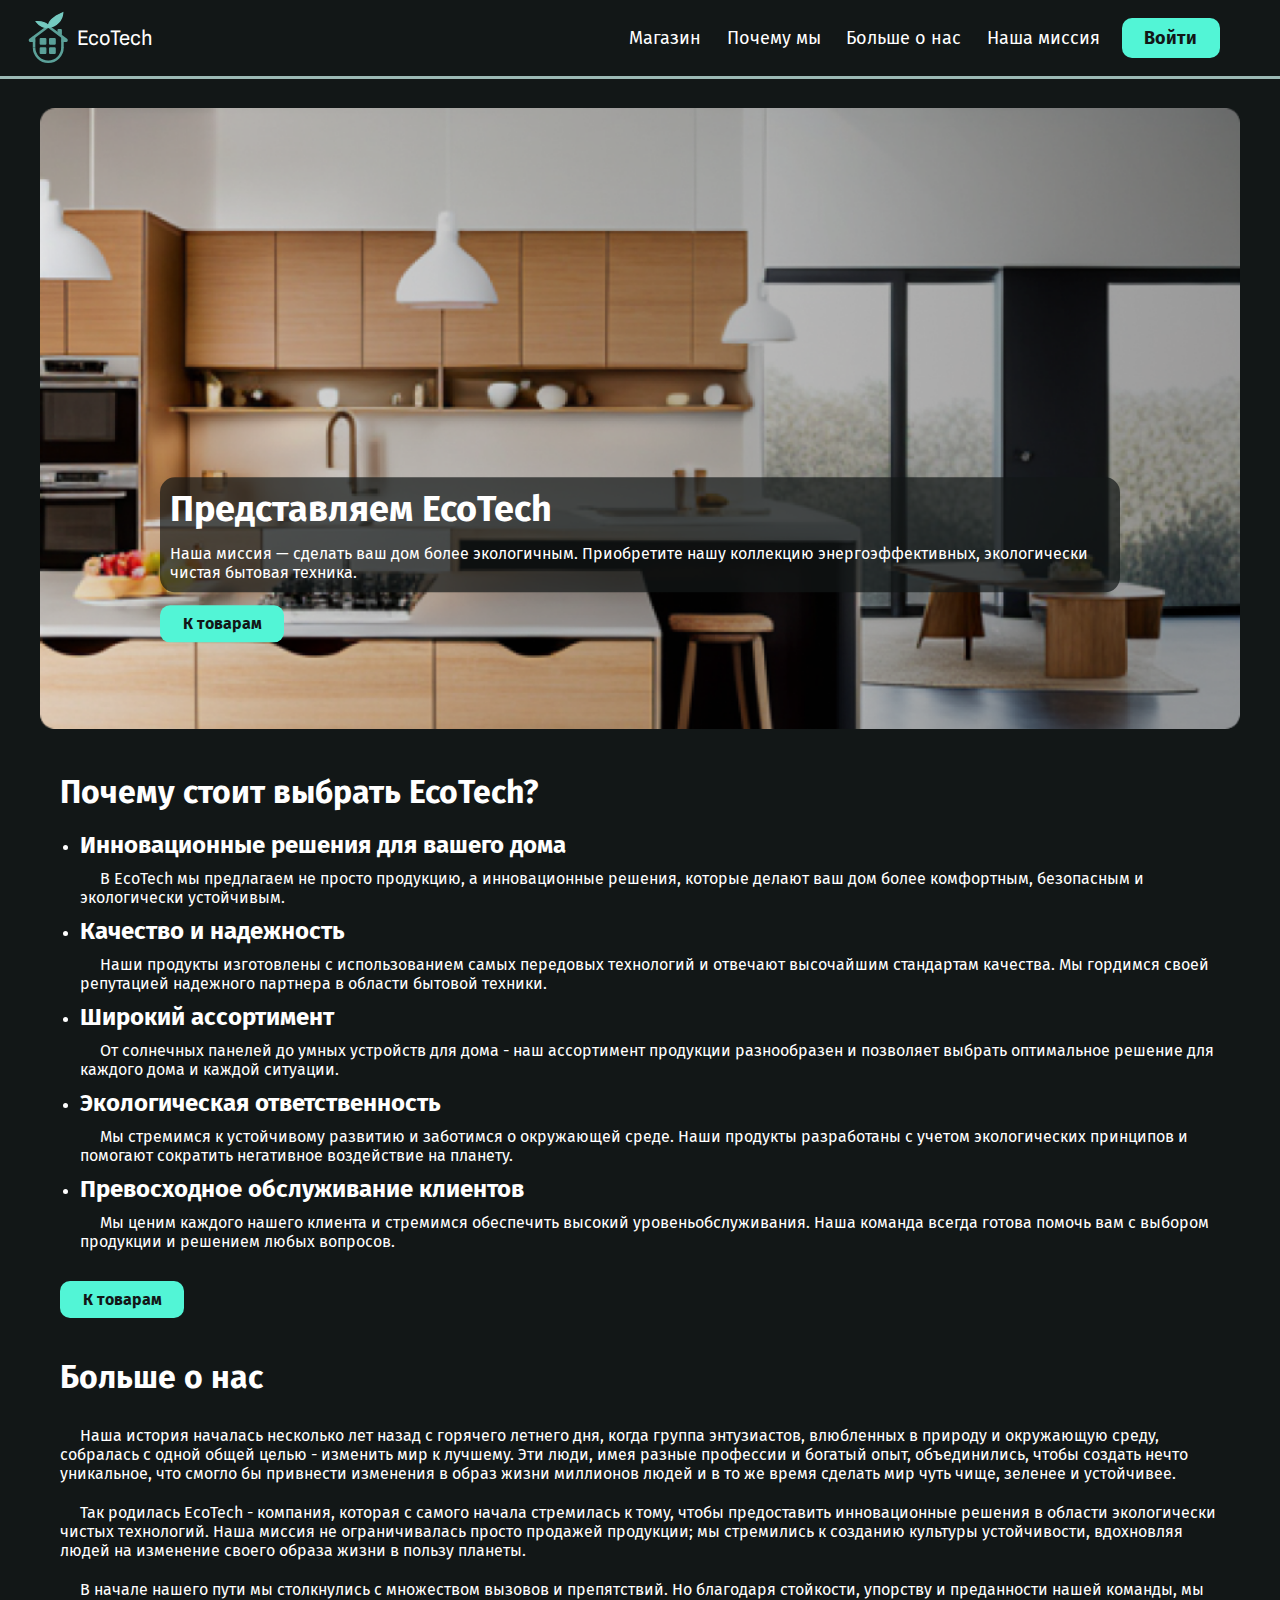
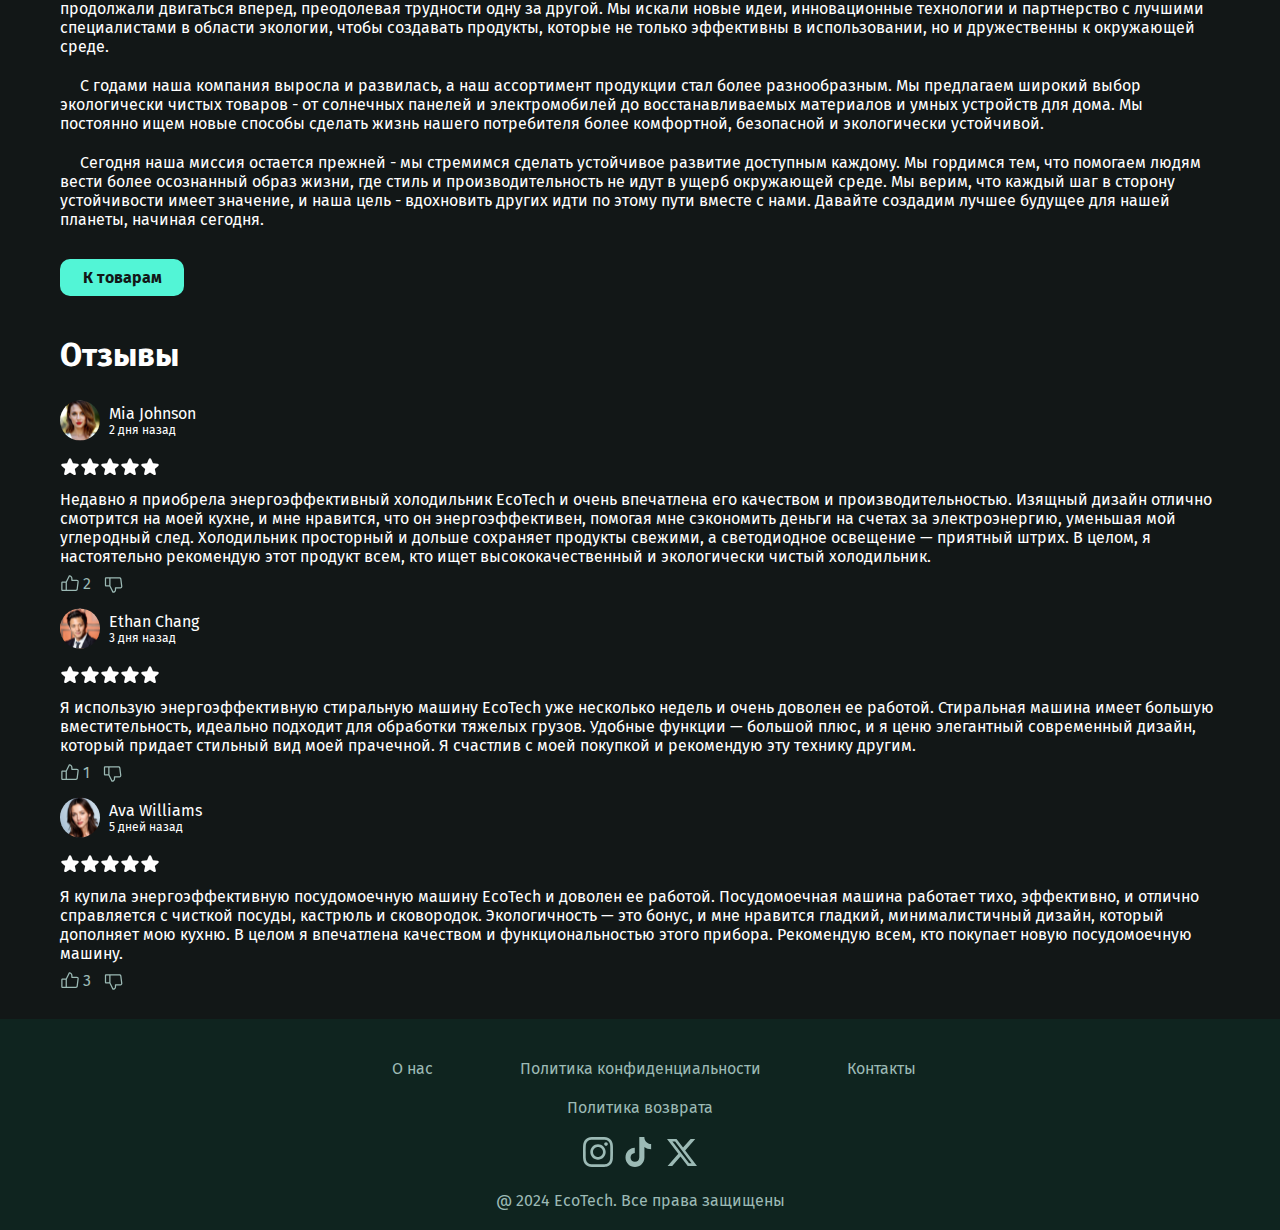
<file: index.html>
<!DOCTYPE html>
<html lang="ru">
  <head>
    <meta charset="UTF-8" />
    <meta name="viewport" content="width=device-width, initial-scale=1.0" />
    <title>EchoTech</title>
    <link rel="icon" type="image/svg+xml" href="images/logoIcon.svg" />
    <link rel="stylesheet" href="styles/css/global_styles.css" />
    <link rel="stylesheet" href="styles/css/footer.css" />
    <link rel="stylesheet" href="styles/css/navigation_bar.css" />
    <link rel="stylesheet" href="styles/css/index.css" />
  </head>
  <body>
    <header>
      <div class="navigation">
        <nav class="nav">
          <a href="index.html">
            <div class="nav-logo">
              <svg viewBox="0 0 35 45">
                <g>
                  <g id="XMLID_00000003078027345674631180000011373959409738211519_">
                    <g>
                      <path class="st0" d="M28.37,29.95c0,6.1-4.95,11.05-11.05,11.05C11.2,41,6.27,36.05,6.27,29.95" />
                    </g>
                  </g>
                  <line class="st0" x1="6.26" y1="29.95" x2="6.26" y2="21.3" />
                  <line class="st0" x1="28.35" y1="30.43" x2="28.35" y2="21.78" />
                  <path
                    class="st0"
                    d="M27.62,24.66h3.62c0.27,0,0.36-0.45,0.13-0.62L17.44,13.66c-0.08-0.06-0.18-0.06-0.26,0L3.25,24.04
              c-0.23,0.17-0.14,0.62,0.13,0.62h3.74"
                  />
                  <path
                    class="st1"
                    d="M27.07,19.86h-1.73c-0.19,0-0.34-0.15-0.34-0.34v-3.17c0-0.19,0.15-0.34,0.34-0.34h1.73
              c0.19,0,0.34,0.15,0.34,0.34v3.17C27.4,19.71,27.25,19.86,27.07,19.86z"
                  />
                  <path
                    class="st1"
                    d="M15.02,27.3h-3.57c-0.19,0-0.34-0.15-0.34-0.34v-3.57c0-0.19,0.15-0.34,0.34-0.34h3.57
              c0.19,0,0.34,0.15,0.34,0.34v3.57C15.36,27.15,15.21,27.3,15.02,27.3z"
                  />
                  <path
                    class="st1"
                    d="M15.02,34.59h-3.57c-0.19,0-0.34-0.15-0.34-0.34v-3.57c0-0.19,0.15-0.34,0.34-0.34h3.57
              c0.19,0,0.34,0.15,0.34,0.34v3.57C15.36,34.44,15.21,34.59,15.02,34.59z"
                  />
                  <path
                    class="st1"
                    d="M22.31,27.3h-3.57c-0.19,0-0.34-0.15-0.34-0.34v-3.57c0-0.19,0.15-0.34,0.34-0.34h3.57
              c0.19,0,0.34,0.15,0.34,0.34v3.57C22.64,27.15,22.49,27.3,22.31,27.3z"
                  />
                  <path
                    class="st1"
                    d="M22.31,34.59h-3.57c-0.19,0-0.34-0.15-0.34-0.34v-3.57c0-0.19,0.15-0.34,0.34-0.34h3.57
              c0.19,0,0.34,0.15,0.34,0.34v3.57C22.64,34.44,22.49,34.59,22.31,34.59z"
                  />
                  <g>
                    <path
                      class="st2"
                      d="M25.35,10.41c-1.59,1.75-3.29,2.61-3.72,2.82c-1.9,0.94-3.51,1.08-4.32,1.09c-0.02-0.79,0.07-2.26,0.96-3.87
                c0.19-0.35,0.65-1.12,1.61-2.08c2.79-2.78,7.56-4.89,8.69-5.37C28.51,3.91,28.14,7.35,25.35,10.41z"
                    />
                    <path
                      class="st3"
                      d="M17.35,14.42c1.09-0.69,2.44-1.67,3.83-3.03c1.42-1.39,2.43-2.73,3.12-3.77c-0.94,1.03-1.98,2.11-3.12,3.22
                c-1.37,1.32-2.69,2.5-3.95,3.54"
                    />
                  </g>
                  <g>
                    <path
                      class="st2"
                      d="M12.5,13.56c1.44,0.62,2.57,0.66,2.85,0.66c1.25,0.02,2.05-0.36,2.42-0.58c-0.31-0.5-0.95-1.38-2.01-2.12
                c-0.23-0.16-0.76-0.5-1.59-0.82C11.76,9.79,8.72,9.88,8,9.91C8.4,10.45,9.97,12.48,12.5,13.56z"
                    />
                    <path
                      class="st3"
                      d="M17.8,13.7c-0.78-0.11-1.8-0.32-2.99-0.76c-1.21-0.45-2.23-0.98-2.97-1.42c0.85,0.37,1.77,0.73,2.74,1.08
                c1.16,0.42,2.25,0.76,3.25,1.04"
                    />
                  </g>
                </g>
              </svg>
              <div>EcoTech</div>
            </div>
          </a>
          <div class="menu-items-and-hamburger">
            <div class="menu">
              <div class="menu-item"><a href="products.html">Магазин</a></div>
              <div class="menu-item"><a href="index.html#why-us">Почему мы</a></div>
              <div class="menu-item"><a href="index.html#about">Больше о нас</a></div>
              <div class="menu-item"><a href="index.html#mission">Наша миссия</a></div>
            </div>
            <a href="login-page.html">
              <div class="login-btn text button">Войти</div>
              <div class="login-btn icon"><img src="images/login_icon.svg" alt="" /></div>
            </a>
            <div class="hamburger-menu">
              <svg id="i1" class="icon" viewBox="0 0 100 100" preserveAspectRatio="xMidYMid meet">
                <path id="top-line-1" d="M0,27 L100,27 Z" fill="white" style="stroke: #ffffff"></path>
                <path id="middle-line-1" d="M0,50 L100,50 Z" fill="white" style="stroke: #ffffff"></path>
                <path id="bottom-line-1" d="M0,73 L100,73 Z" fill="white" style="stroke: #ffffff"></path>
              </svg>
            </div>
          </div>
        </nav>
        <div class="separate-line"></div>
      </div>
    </header>
    <div class="content-container">
<main>
  <section class="introducing">
    <img src="images/banner.png" alt="" />
    <div class="introducing-text-and-btn">
      <div class="shadow-box">
        <h1>Представляем EcoTech</h1>
        <div id="mission">Наша миссия — сделать ваш дом более экологичным. Приобретите нашу коллекцию энергоэффективных, экологически чистая бытовая техника.</div>
      </div>
      <div class="btn-shop-now button"><a href="products.html ">К товарам</a></div>
    </div>
  </section>
  <section class="why-us about">
    <div class="why-us">
      <h2 id="why-us">Почему стоит выбрать EcoTech?</h2>
      <ul>
        <li>
          <h3>Инновационные решения для вашего дома</h3>
          <p>В EcoTech мы предлагаем не просто продукцию, а инновационные решения, которые делают ваш дом более комфортным, безопасным и экологически устойчивым.</p>
        </li>
        <li>
          <h3>Качество и надежность</h3>
          <p>Наши продукты изготовлены с использованием самых передовых технологий и отвечают высочайшим стандартам качества. Мы гордимся своей репутацией надежного партнера в области бытовой техники.</p>
        </li>
        <li>
          <h3>Широкий ассортимент</h3>
          <p>От солнечных панелей до умных устройств для дома - наш ассортимент продукции разнообразен и позволяет выбрать оптимальное решение для каждого дома и каждой ситуации.</p>
        </li>
        <li>
          <h3>Экологическая ответственность</h3>
          <p>Мы стремимся к устойчивому развитию и заботимся о окружающей среде. Наши продукты разработаны с учетом экологических принципов и помогают сократить негативное воздействие на планету.</p>
        </li>
        <li>
          <h3>Превосходное обслуживание клиентов</h3>
          <p>Мы ценим каждого нашего клиента и стремимся обеспечить высокий уровеньобслуживания. Наша команда всегда готова помочь вам с выбором продукции и решением любых вопросов.</p>
        </li>
      </ul>

      <div class="btn-shop-now button"><a href="products.html ">К товарам</a></div>
    </div>
    <h2 id="about">Больше о нас</h2>
    <div>
      <p>Наша история началась несколько лет назад с горячего летнего дня, когда группа энтузиастов, влюбленных в природу и окружающую среду, собралась с одной общей целью - изменить мир к лучшему. Эти люди, имея разные профессии и богатый опыт, объединились, чтобы создать нечто уникальное, что смогло бы привнести изменения в образ жизни миллионов людей и в то же время сделать мир чуть чище, зеленее и устойчивее.</p>
      <p>Так родилась EcoTech - компания, которая с самого начала стремилась к тому, чтобы предоставить инновационные решения в области экологически чистых технологий. Наша миссия не ограничивалась просто продажей продукции; мы стремились к созданию культуры устойчивости, вдохновляя людей на изменение своего образа жизни в пользу планеты.</p>
      <p>В начале нашего пути мы столкнулись с множеством вызовов и препятствий. Но благодаря стойкости, упорству и преданности нашей команды, мы продолжали двигаться вперед, преодолевая трудности одну за другой. Мы искали новые идеи, инновационные технологии и партнерство с лучшими специалистами в области экологии, чтобы создавать продукты, которые не только эффективны в использовании, но и дружественны к окружающей среде.</p>
      <p>С годами наша компания выросла и развилась, а наш ассортимент продукции стал более разнообразным. Мы предлагаем широкий выбор экологически чистых товаров - от солнечных панелей и электромобилей до восстанавливаемых материалов и умных устройств для дома. Мы постоянно ищем новые способы сделать жизнь нашего потребителя более комфортной, безопасной и экологически устойчивой.</p>
      <p>Сегодня наша миссия остается прежней - мы стремимся сделать устойчивое развитие доступным каждому. Мы гордимся тем, что помогаем людям вести более осознанный образ жизни, где стиль и производительность не идут в ущерб окружающей среде. Мы верим, что каждый шаг в сторону устойчивости имеет значение, и наша цель - вдохновить других идти по этому пути вместе с нами. Давайте создадим лучшее будущее для нашей планеты, начиная сегодня.</p>
    </div>
    <div class="btn-shop-now button"><a href="products.html ">К товарам</a></div>
  </section>
  <section class="reviews">
    <h2>Отзывы</h2>
    <div class="review">
      <div class="profile">
        <img src="images/mia.svg" alt="" />
        <div class="userdata">
          <div class="name">Mia Johnson</div>
          <div class="date">2 дня назад</div>
        </div>
      </div>
      <div class="rating"><img src="images/star.svg" alt="" /><img src="images/star.svg" alt="" /><img src="images/star.svg" alt="" /><img src="images/star.svg" alt="" /><img src="images/star.svg" alt="" /></div>
      <div class="feedback">Недавно я приобрела энергоэффективный холодильник EcoTech и очень впечатлена его качеством и производительностью. Изящный дизайн отлично смотрится на моей кухне, и мне нравится, что он энергоэффективен, помогая мне сэкономить деньги на счетах за электроэнергию, уменьшая мой углеродный след. Холодильник просторный и дольше сохраняет продукты свежими, а светодиодное освещение — приятный штрих. В целом, я настоятельно рекомендую этот продукт всем, кто ищет высококачественный и экологически чистый холодильник.</div>
      <div class="like-dislikes">
        <div class="likes">
          <img src="images/like.svg" alt="" />
          <div>2</div>
        </div>
        <div class="dislikes"><img src="images/dislike.svg" alt="" /></div>
      </div>
    </div>
    <div class="review">
      <div class="profile">
        <img src="images/ethan.svg" alt="" />
        <div class="userdata">
          <div class="name">Ethan Chang</div>
          <div class="date">3 дня назад</div>
        </div>
      </div>
      <div class="rating"><img src="images/star.svg" alt="" /><img src="images/star.svg" alt="" /><img src="images/star.svg" alt="" /><img src="images/star.svg" alt="" /><img src="images/star.svg" alt="" /></div>
      <div class="feedback">Я использую энергоэффективную стиральную машину EcoTech уже несколько недель и очень доволен ее работой. Стиральная машина имеет большую вместительность, идеально подходит для обработки тяжелых грузов. Удобные функции — большой плюс, и я ценю элегантный современный дизайн, который придает стильный вид моей прачечной. Я счастлив с моей покупкой и рекомендую эту технику другим.</div>
      <div class="like-dislikes">
        <div class="likes">
          <img src="images/like.svg" alt="" />
          <div>1</div>
        </div>
        <div class="dislikes"><img src="images/dislike.svg" alt="" /></div>
      </div>
    </div>
    <div class="review">
      <div class="profile">
        <img src="images/ava.svg" alt="" />
        <div class="userdata">
          <div class="name">Ava Williams</div>
          <div class="date">5 дней назад</div>
        </div>
      </div>
      <div class="rating"><img src="images/star.svg" alt="" /><img src="images/star.svg" alt="" /><img src="images/star.svg" alt="" /><img src="images/star.svg" alt="" /><img src="images/star.svg" alt="" /></div>
      <div class="feedback">Я купила энергоэффективную посудомоечную машину EcoTech и доволен ее работой. Посудомоечная машина работает тихо, эффективно, и отлично справляется с чисткой посуды, кастрюль и сковородок. Экологичность — это бонус, и мне нравится гладкий, минималистичный дизайн, который дополняет мою кухню. В целом я впечатлена качеством и функциональностью этого прибора. Рекомендую всем, кто покупает новую посудомоечную машину.</div>
      <div class="like-dislikes">
        <div class="likes">
          <img src="images/like.svg" alt="" />
          <div>3</div>
        </div>
        <div class="dislikes"><img src="images/dislike.svg" alt="" /></div>
      </div>
    </div>
  </section>
</main>
    </div>
    <footer class="footer">
      <div class="footer-first-bar">
        <div><a href="index.html#about">О нас</a></div>
        <div>
          <a href="error.html">Политика конфиденциальности</a>
        </div>
        <div><a href="error.html">Контакты</a></div>
      </div>
      <div class="return-policy"><a href="error.html">Политика возврата</a></div>
      <div class="social-media">
        <a href="error.html"><img src="images/insta.svg" alt="" /></a><a href="error.html"><img src="images/tt.svg" alt="" /></a
        ><a href="error.html">
          <img src="images/x.svg" alt="" />
        </a>
      </div>
      <div class="rights">@ 2024 EcoTech. Все права защищены</div>
    </footer>

    <!--  main-content-container -->
    <script src="scripts/hamburger_menu.js"></script>
  </body>
</html>
</file>
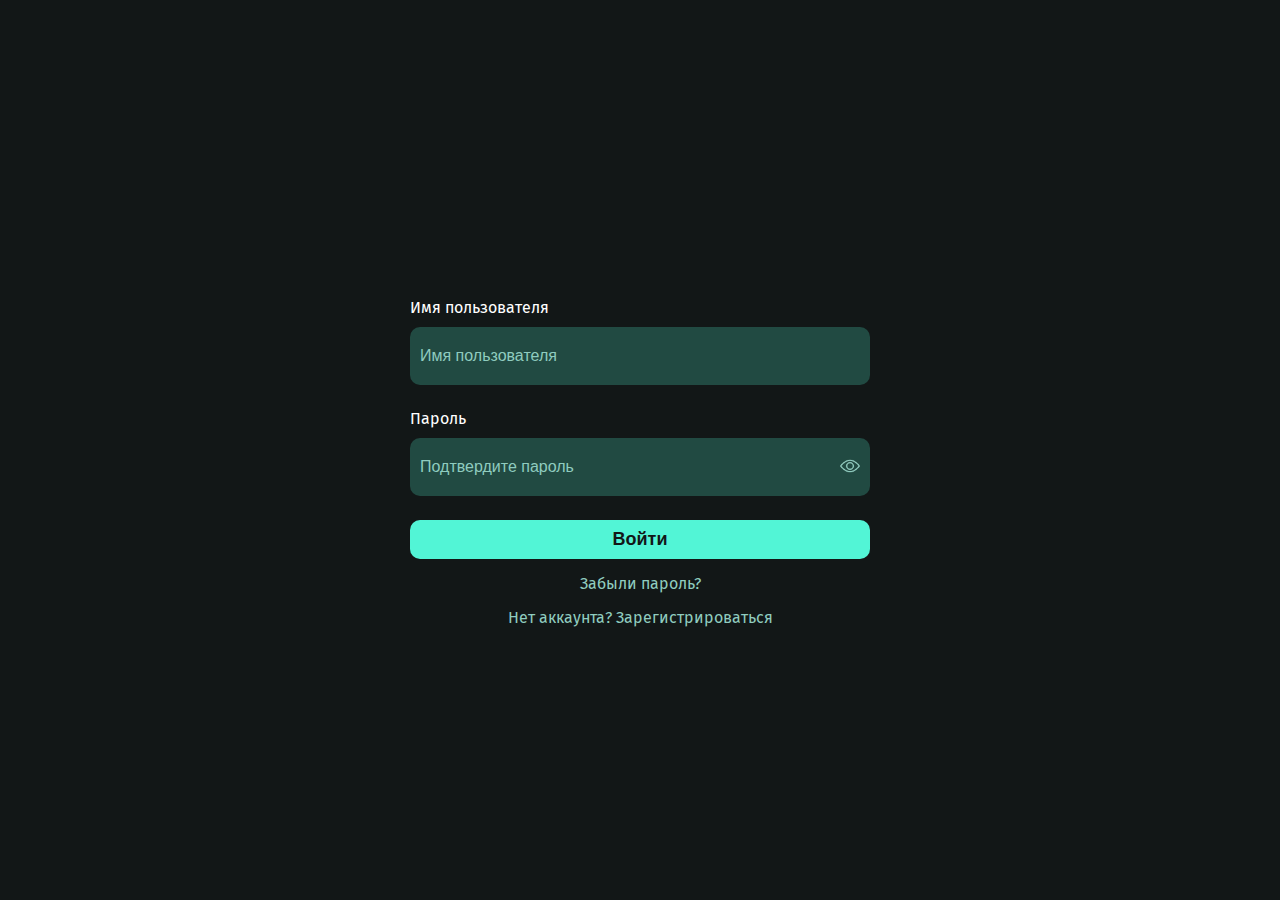
<file: login-page.html>
<!DOCTYPE html>
<html lang="ru">
  <head>
    <meta charset="UTF-8" />
    <meta name="viewport" content="width=device-width, initial-scale=1.0" />
    <title>Регистрация</title>
    <link rel="icon" type="image/svg+xml" href="images/logoIcon.svg" />
    <link rel="stylesheet" href="styles/css/global_styles.css" />
    <link rel="stylesheet" href="styles/css/login_page.css" />
  </head>
  <body>
    <div class="content-container">
<main>
  <section class="login" id="login-form">
    <form id="login-page-form" action="" method="post" autocomplete="off">
      <label for="login-username">Имя пользователя</label>
      <input
        type="text"
        name="username"
        id="login-username"
        placeholder="Имя пользователя"
        required
        autocomplete="off"
      />

      <label for="login-password">Пароль</label>
      <div class="password-container">
        <input
          type="password"
          name="password"
          id="login-password"
          placeholder="Подтвердите пароль"
          autocomplete="off"
        />
        <span class="login toggle-password"
          ><img src="images/view.png" alt=""
        /></span>
      </div>

      <button class="button" type="submit">Войти</button>
    </form>

    <p><a href="error.html">Забыли пароль?</a></p>
    <p><a href="" class="signup-link">Нет аккаунта? Зарегистрироваться</a></p>
  </section>
  <section class="sign-up hidden" id="sign-up">
    <form id="sign-up-form" action="" method="post" autocomplete="off">
      <label for="signup-username">Имя пользователя</label>
      <input
        type="text"
        name="username"
        id="signup-username"
        placeholder="Имя пользователя"
        required
        autocomplete="off"
      />

      <label for="email">Почта</label>
      <input
        type="email"
        name="email"
        id="email"
        placeholder="Введите почту"
        autocomplete="off"
      />
      <!-- Это поле предназначено для ввода адреса электронной почты -->

      <label for="signup-password">Пароль</label>
      <div class="password-container">
        <input
          type="password"
          name="password"
          id="signup-password"
          placeholder="Введите пароль"
          autocomplete="off"
        />
        <span class="signup toggle-password"
          ><img src="images/view.png" alt=""
        /></span>
      </div>
      <label for="confirm_password">Подтвердите пароль</label>
      <input
        type="password"
        name="confirm_password"
        id="confirm_password"
        placeholder="Подтвердите пароль"
        autocomplete="off"
      />

      <button class="button" type="submit">Зарегистрироваться</button>
      <p><a href="" class="signup-link">Уже есть аккаунт? Войти</a></p>
    </form>
  </section>
</main>
    </div>
    <script src="scripts/login.js"></script>
  </body>
</html>
</file>
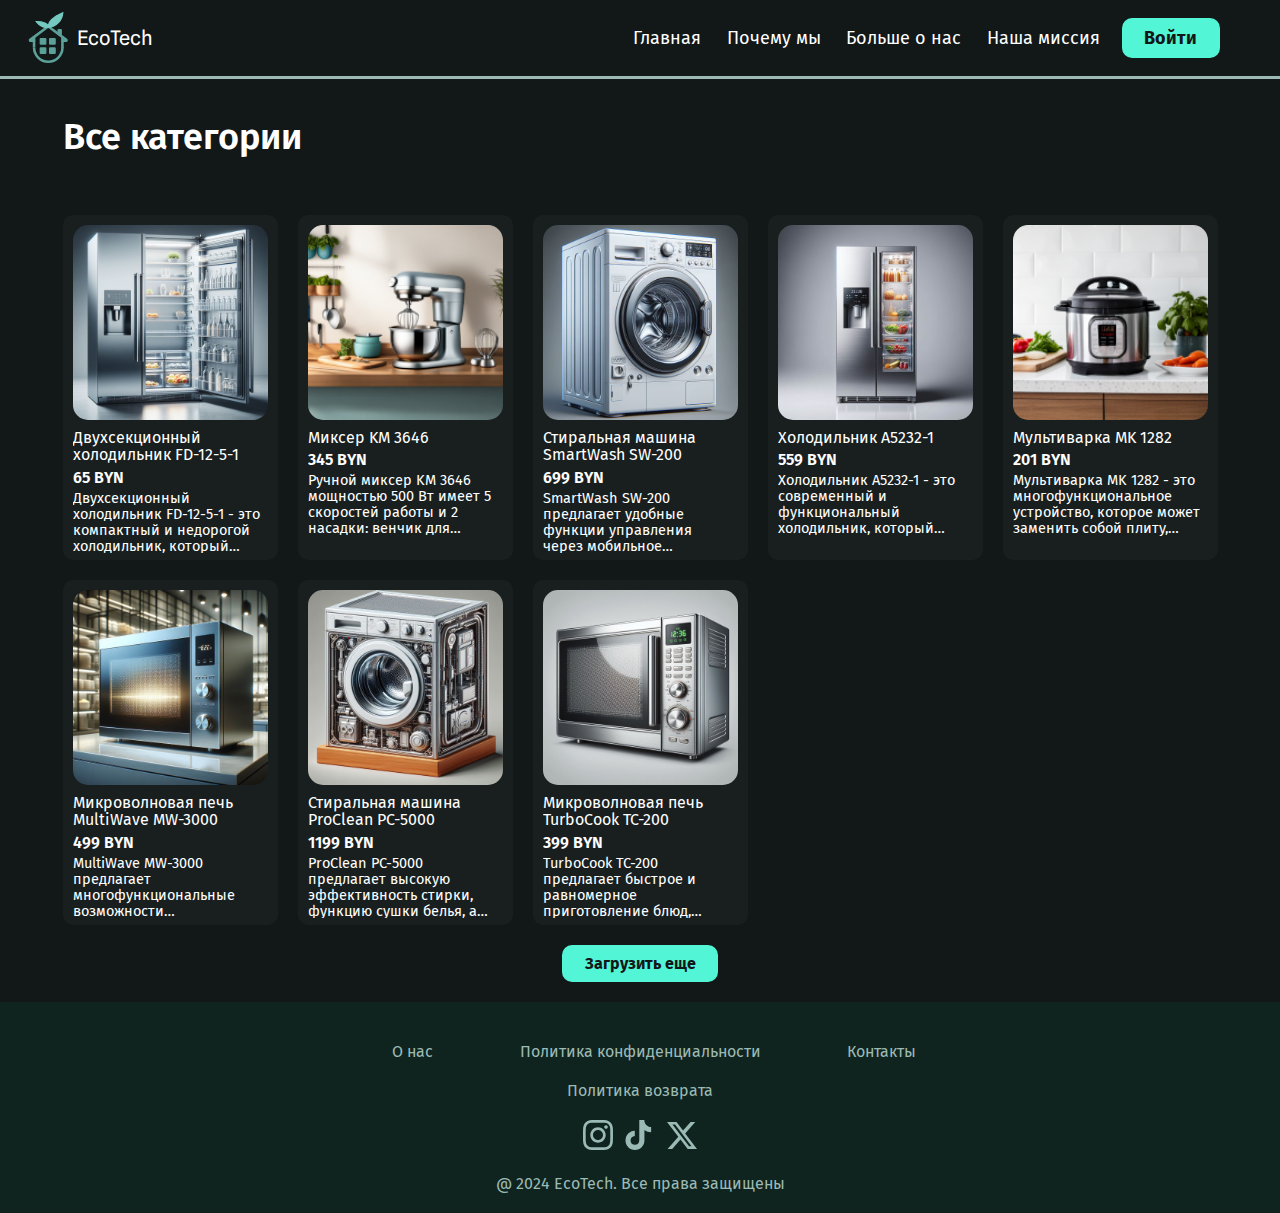
<file: products.html>
<!DOCTYPE html>
<html lang="ru">
  <head>
    <meta charset="UTF-8" />
    <meta name="viewport" content="width=device-width, initial-scale=1.0" />
    <title>EchoTech товары</title>
    <link rel="icon" type="image/svg+xml" href="images/logoIcon.svg" />
    <link rel="stylesheet" href="styles/css/global_styles.css" />
    <link rel="stylesheet" href="styles/css/footer.css" />
    <link rel="stylesheet" href="styles/css/navigation_bar.css" />
    <link rel="stylesheet" href="styles/css/products_page.css" />
  </head>
  <body>
    <div class="content-container">
      <header>
        <div class="navigation">
          <nav class="nav">
            <a href="index.html">
              <div class="nav-logo">
                <svg viewBox="0 0 35 45">
                  <g>
                    <g id="XMLID_00000003078027345674631180000011373959409738211519_">
                      <g>
                        <path
                          class="st0"
                          d="M28.37,29.95c0,6.1-4.95,11.05-11.05,11.05C11.2,41,6.27,36.05,6.27,29.95"
                        />
                      </g>
                    </g>
                    <line class="st0" x1="6.26" y1="29.95" x2="6.26" y2="21.3" />
                    <line class="st0" x1="28.35" y1="30.43" x2="28.35" y2="21.78" />
                    <path
                      class="st0"
                      d="M27.62,24.66h3.62c0.27,0,0.36-0.45,0.13-0.62L17.44,13.66c-0.08-0.06-0.18-0.06-0.26,0L3.25,24.04
                c-0.23,0.17-0.14,0.62,0.13,0.62h3.74"
                    />
                    <path
                      class="st1"
                      d="M27.07,19.86h-1.73c-0.19,0-0.34-0.15-0.34-0.34v-3.17c0-0.19,0.15-0.34,0.34-0.34h1.73
                c0.19,0,0.34,0.15,0.34,0.34v3.17C27.4,19.71,27.25,19.86,27.07,19.86z"
                    />
                    <path
                      class="st1"
                      d="M15.02,27.3h-3.57c-0.19,0-0.34-0.15-0.34-0.34v-3.57c0-0.19,0.15-0.34,0.34-0.34h3.57
                c0.19,0,0.34,0.15,0.34,0.34v3.57C15.36,27.15,15.21,27.3,15.02,27.3z"
                    />
                    <path
                      class="st1"
                      d="M15.02,34.59h-3.57c-0.19,0-0.34-0.15-0.34-0.34v-3.57c0-0.19,0.15-0.34,0.34-0.34h3.57
                c0.19,0,0.34,0.15,0.34,0.34v3.57C15.36,34.44,15.21,34.59,15.02,34.59z"
                    />
                    <path
                      class="st1"
                      d="M22.31,27.3h-3.57c-0.19,0-0.34-0.15-0.34-0.34v-3.57c0-0.19,0.15-0.34,0.34-0.34h3.57
                c0.19,0,0.34,0.15,0.34,0.34v3.57C22.64,27.15,22.49,27.3,22.31,27.3z"
                    />
                    <path
                      class="st1"
                      d="M22.31,34.59h-3.57c-0.19,0-0.34-0.15-0.34-0.34v-3.57c0-0.19,0.15-0.34,0.34-0.34h3.57
                c0.19,0,0.34,0.15,0.34,0.34v3.57C22.64,34.44,22.49,34.59,22.31,34.59z"
                    />
                    <g>
                      <path
                        class="st2"
                        d="M25.35,10.41c-1.59,1.75-3.29,2.61-3.72,2.82c-1.9,0.94-3.51,1.08-4.32,1.09c-0.02-0.79,0.07-2.26,0.96-3.87
                  c0.19-0.35,0.65-1.12,1.61-2.08c2.79-2.78,7.56-4.89,8.69-5.37C28.51,3.91,28.14,7.35,25.35,10.41z"
                      />
                      <path
                        class="st3"
                        d="M17.35,14.42c1.09-0.69,2.44-1.67,3.83-3.03c1.42-1.39,2.43-2.73,3.12-3.77c-0.94,1.03-1.98,2.11-3.12,3.22
                  c-1.37,1.32-2.69,2.5-3.95,3.54"
                      />
                    </g>
                    <g>
                      <path
                        class="st2"
                        d="M12.5,13.56c1.44,0.62,2.57,0.66,2.85,0.66c1.25,0.02,2.05-0.36,2.42-0.58c-0.31-0.5-0.95-1.38-2.01-2.12
                  c-0.23-0.16-0.76-0.5-1.59-0.82C11.76,9.79,8.72,9.88,8,9.91C8.4,10.45,9.97,12.48,12.5,13.56z"
                      />
                      <path
                        class="st3"
                        d="M17.8,13.7c-0.78-0.11-1.8-0.32-2.99-0.76c-1.21-0.45-2.23-0.98-2.97-1.42c0.85,0.37,1.77,0.73,2.74,1.08
                  c1.16,0.42,2.25,0.76,3.25,1.04"
                      />
                    </g>
                  </g>
                </svg>
                <div>EcoTech</div>
              </div>
            </a>
            <div class="menu-items-and-hamburger">
              <div class="menu">
                <div class="menu-item"><a href="index.html">Главная</a></div>
                <div class="menu-item"><a href="index.html#why-us">Почему мы</a></div>
                <div class="menu-item"><a href="index.html#about">Больше о нас</a></div>
                <div class="menu-item"><a href="index.html#mission">Наша миссия</a></div>
              </div>
              <a href="login-page.html">
                <div class="login-btn text button">Войти</div>
                <div class="login-btn icon">
                  <img src="images/login_icon.svg" alt="" />
                </div>
              </a>
              <div class="hamburger-menu">
                <svg
                  id="i1"
                  class="icon"
                  viewBox="0 0 100 100"
                  preserveAspectRatio="xMidYMid meet"
                >
                  <path
                    id="top-line-1"
                    d="M0,27 L100,27 Z"
                    fill="white"
                    style="stroke: #ffffff"
                  ></path>
                  <path
                    id="middle-line-1"
                    d="M0,50 L100,50 Z"
                    fill="white"
                    style="stroke: #ffffff"
                  ></path>
                  <path
                    id="bottom-line-1"
                    d="M0,73 L100,73 Z"
                    fill="white"
                    style="stroke: #ffffff"
                  ></path>
                </svg>
              </div>
            </div>
          </nav>
          <div class="separate-line"></div>
        </div>
      </header>
<main>
  <section class="products-container" id="products-container">
    <div class="dropdown">
      <div class="dropdown-toggle">Все категории</div>
      <ul id="dropdown-menu" class="dropdown-menu">
        <li id="all">Все категории</li>
        <li id="Refrigerators">Холодильники</li>
        <li id="Washing-Machines">Стиральные машины</li>
        <li id="Microwave-Ovens">Микроволновые печи</li>
        <li id="Electric-Devices">Электроприборы</li>
      </ul>
    </div>
  </section>
  <div class="load-more-btn">
    <div id="load-more-btn" class="button">Загрузить еще</div>
  </div>
</main>
      <footer class="footer">
        <div class="footer-first-bar">
          <div><a href="index.html#about">О нас</a></div>
          <div>
            <a href="error.html">Политика конфиденциальности</a>
          </div>
          <div><a href="error.html">Контакты</a></div>
        </div>
        <div class="return-policy"><a href="error.html">Политика возврата</a></div>
        <div class="social-media">
          <a href="error.html"><img src="images/insta.svg" alt="" /></a
          ><a href="error.html"><img src="images/tt.svg" alt="" /></a
          ><a href="error.html">
            <img src="images/x.svg" alt="" />
          </a>
        </div>
        <div class="rights">@ 2024 EcoTech. Все права защищены</div>
      </footer>
    </div>
    <script src="scripts/hamburger_menu.js"></script>
    <script src="scripts/products_loader.js"></script>
  </body>
</html>
</file>
<file: styles/css/global_styles.css>
@charset "UTF-8";
@import url("https://fonts.googleapis.com/css2?family=Spline+Sans:wght@300..700&display=swap");
@import url("https://fonts.googleapis.com/css2?family=Fira+Sans:ital,wght@0,100;0,200;0,300;0,400;0,500;0,600;0,700;0,800;0,900;1,100;1,200;1,300;1,400;1,500;1,600;1,700;1,800;1,900&display=swap");
* {
  padding: 0;
  margin: 0;
}

body {
  font-size: 16px; 
  font-family: "Fira sans";
  background-color: #121717;
  color: #ffffff;
}

h1 {
  font-size: 36px;
}

h2 {
  font-size: 32px;
}

h3 {
  font-size: 24px;
}

div {
  font-size: 16px;
}

.button {
  background-color: #52f5d6;
  padding: 1vh 2.5vh;
  border-radius: 10px;
  font-weight: bold;
  width: -moz-fit-content;
  width: fit-content;
  cursor: pointer;
  color: #121717;
}
.button a {
  color: #121717;
}

.content-container {
  align-items: center;
  display: flex;
  flex-direction: column;
}

main {
  flex: 1;
  max-width: 1200px;
  width: 100%;
  box-sizing: border-box;
}

.content-container {
  min-height: 100vh;
  display: flex;
  flex-direction: column;
}

main,
header {
  min-height: 50px;
}

a {
  text-decoration: none;
  color: #ffffff;
}

.flex-align-center {
  display: flex;
  align-items: center;
}
</file>
<file: styles/css/footer.css>
@charset "UTF-8";
.footer {
  margin-top: 20px;
  padding: 20px 0;
  align-items: center;
  display: flex;
  flex-direction: column;
  width: 100%;
  background-color: #0f241f;
}
.footer .footer-first-bar {
  max-width: 1200px; /* Максимальная ширина контейнера */
  display: grid; /* Используем CSS Grid */
  grid-template-columns: 1fr 6fr 1fr;
  text-align: center; /* Определяем ширину столбцов */
  align-items: center;
}
.footer .footer-first-bar div:nth-child(1) {
  text-align: right;
}
.footer .footer-first-bar div:nth-child(3) {
  text-align: left;
}

.footer,
.footer a {
  color: #9cbab5;
}

footer div {
  margin-top: 20px 0;
}

.return-policy,
.social-media,
.rights,
.footer-first-bar div {
  margin-top: 20px;
}

.social-media img {
  padding: 0 5px;
  width: 30px;
  height: 30px;
}

@media (max-width: 768px) {
  .footer .footer-first-bar {
    width: 100%;
    grid-template-columns: 1fr 3fr 1fr;
  }
}
@media (max-width: 480px) {
  .footer .footer-first-bar {
    display: flex;
    flex-direction: column;
  }
}
</file>
<file: styles/css/navigation_bar.css>
@charset "UTF-8";
header {
  position: relative;
  width: 100%;
}
header div {
  font-size: 18px;
}
header .separate-line {
  height: 3px;
  background-color: #9cbab5;
}

nav.nav {
  padding: 1vh 1vw;
  align-items: center;
  display: flex;
  justify-content: space-between;
}

.nav-logo {
  cursor: pointer;
  align-items: center;
  display: flex;
  margin-left: 1vw;
}
.nav-logo svg {
  width: 45px;
}
.nav-logo svg .st0 {
  fill: none;
  stroke: #5ba199;
  stroke-width: 2;
  stroke-miterlimit: 10;
}
.nav-logo svg .st1 {
  fill: #5ba199;
  stroke: #5ba199;
  stroke-miterlimit: 10;
}
.nav-logo svg .st2 {
  fill: #75cac0;
  stroke: #75cac0;
  stroke-miterlimit: 10;
}
.nav-logo svg .st3 {
  fill: #75cac0;
}
.nav-logo div {
  font-family: "Spline sans";
  font-size: 20px;
  padding-left: 0.5vw;
}

.menu-items-and-hamburger {
  margin-right: 3vw;
  align-items: center;
  display: flex;
}
.menu-items-and-hamburger .hamburger-menu {
  width: 40px;
  height: 40px;
  display: none;
}
.menu-items-and-hamburger a {
  height: 40px;
}
.menu-items-and-hamburger .login-btn {
  color: #121717;
  margin: 0 1vh;
}
.menu-items-and-hamburger .login-btn.icon {
  display: none;
  width: 40px;
}
.menu-items-and-hamburger .menu {
  align-items: center;
  display: flex;
}
.menu-items-and-hamburger .menu-item {
  cursor: pointer;
  position: relative;
  margin: 0 1vw;
}
.menu-items-and-hamburger .menu-item::after {
  content: "";
  width: 0%;
  height: 3px;
  background-color: #52f5d6;
  position: absolute;
  bottom: 0;
  left: 50%;
  transition: width 0.3s, left 0.3s; 
}
.menu-items-and-hamburger .menu-item:hover::after {
  width: 100%;
  left: 0%; 
}
.menu-items-and-hamburger .menu-item a {
  font-size: 18px;
}

@keyframes menuToCross1 {
  0% {
    d: path("M0,27 L100,27 Z");
  }
  100% {
    d: path("M20,20 L80,80 Z");
  }
}
.menu-to-cross-1 {
  animation: menuToCross1 0.1s ease-in-out forwards;
}

@keyframes crossToMenu1 {
  0% {
    d: path("M20,20 L80,80 Z");
  }
  100% {
    d: path("M0,27 L100,27 Z");
  }
}
.cross-to-menu-1 {
  animation: crossToMenu1 0.1s ease-in-out forwards;
}

@keyframes menuToCross2 {
  0% {
    d: path("M0,73 L100,73 Z");
  }
  100% {
    d: path("M80,20 L20,80 Z");
  }
}
.menu-to-cross-2 {
  animation: menuToCross2 0.1s ease-in-out forwards;
}

@keyframes crossToMenu2 {
  0% {
    d: path("M80,20 L20,80 Z");
  }
  100% {
    d: path("M0,73 L100,73 Z");
  }
}
.cross-to-menu-2 {
  animation: crossToMenu2 0.1s ease-in-out forwards;
}

@keyframes menuToCross3 {
  0% {
    d: path("M0,50 L100,50 Z");
  }
  100% {
    d: path("M80,20 L20,80 Z");
  }
}
.menu-to-cross-3 {
  animation: menuToCross3 0.1s ease-in-out forwards;
}

@keyframes crossToMenu3 {
  0% {
    d: path("M80,20 L20,80 Z");
  }
  100% {
    d: path("M0,50 L100,50 Z");
  }
}
.cross-to-menu-3 {
  animation: crossToMenu3 0.1s ease-in-out forwards;
}

@keyframes slideIn {
  from {
    transform: translateX(100%);
  }
  to {
    transform: translateX(0);
  }
}
@keyframes slideOut {
  from {
    display: flex;
    transform: translateX(0);
  }
  to {
    transform: translateX(100%);
    display: none;
  }
}
@media (max-width: 768px) {
  .icon {
    stroke-width: 8;
    stroke-linecap: round;
    stroke-linejoin: round;
    transition: d 0.3s ease-in-out;
  }
  .navigation nav.nav {
    box-sizing: content-box;
  }
  .navigation nav.nav .menu-items-and-hamburger .hamburger-menu {
    display: block;
    margin: 0 1vw;
  }
  .navigation nav.nav .menu-items-and-hamburger .menu {
    position: fixed;
    right: 0;
    z-index: 999;
    width: 100%;
    height: 100%;
    background-color: #191f1f;
    flex-direction: column;
    display: none;
  }
  .navigation nav.nav .menu-items-and-hamburger .menu .menu-item {
    margin-top: 5vh;
  }
  .navigation nav.nav .menu-items-and-hamburger .menu .menu-item::after {
    display: none;
  }
  .navigation nav.nav .nav-logo img {
    width: 30px;
  }
}
@media (max-width: 480px) {
  .menu-items-and-hamburger .login-btn.text {
    display: none;
  }
  .menu-items-and-hamburger .login-btn.icon {
    padding-right: 10px;
    display: block;
    width: 30px;
  }
}
</file>
<file: styles/css/index.css>
.why-us.about,
.reviews {
  position: relative;
  padding: 0 20px;
}

h2 {
  padding: 20px 0;
}

.introducing {
  padding: 1.6666666667% 0;
  margin-top: 1vh;
  position: relative;
  width: 100%;
}
.introducing img {
  width: 100%;
  height: 100%;
}
.introducing .introducing-text-and-btn {
  position: absolute;
  top: 70%;
  left: 50%;
  transform: translate(-50%, -50%);
  width: 80%;
}
.introducing .introducing-text-and-btn div {
  margin-top: 1vw;
}
.introducing .introducing-text-and-btn .shadow-box {
  padding: 10px;
  background-color: rgba(18, 23, 23, 0.7);
  border-radius: 15px;
}

.why-us p {
  padding: 10px 0;
  text-indent: 20px;
}
.why-us .btn-shop-now {
  margin: 20px 0;
}
.why-us ul {
  padding-left: 20px;
}

.review .profile {
  padding: 0.5vh 0;
  height: 5vh;
  align-items: center;
  display: flex;
}
.review .userdata {
  padding-left: 1vh;
}
.review .userdata div.date {
  font-size: 12px;
}
.review .rating {
  padding: 1vh 0;
}
.review .like-dislikes {
  color: #9cbab5;
  padding: 1vh 0;
  align-items: center;
  display: flex;
}
.review .like-dislikes .likes div {
  padding-left: 0.2vw;
}
.review .like-dislikes .dislikes {
  padding-left: 1vw;
}
.review .like-dislikes .likes,
.review .like-dislikes .dislikes {
  align-items: center;
  display: flex;
  height: 2vh;
}

@media (max-width: 1024px) {
  div {
    font-size: 16px;
  }
}
@media (max-width: 768px) {
  h1 {
    font-size: 26px;
  }
  h2 {
    font-size: 24px;
  }
  h3 {
    font-size: 22px;
  }
  .introducing .introducing-text-and-btn {
    top: 50%;
  }
}
@media (max-width: 480px) {
  .introducing .introducing-text-and-btn {
    position: static;
    width: auto;
    transform: none;
  }
  .introducing .introducing-text-and-btn .btn-shop-now {
    margin-left: 10px;
  }
  .introducing .introducing-text-and-btn h1 {
    padding: 5px;
    background-color: rgba(18, 23, 23, 0.7);
    border-radius: 10px;
    display: block;
    width: -moz-fit-content;
    width: fit-content;
    position: absolute;
    top: 25%;
    left: 20%;
    transform: translate(-20%, -70%);
  }
}
</file>
<file: styles/css/login_page.css>
.content-container {
  justify-content: center;
}
body{
  overflow: hidden;
}
* {
  font-size: 16px;
}
main {
  padding: 0 10px;
  box-sizing: border-box;
  max-width: 480px;
  flex: 0;
}
form {
  display: flex;
  flex-direction: column;
}
.button {
  width: 100%;
  font-size: 18px;
  font-weight: bold;
  border: none;
}
form,
input {
  box-sizing: border-box;
  font-size: 16px;
}
input {
  box-sizing: border-box;
  width: 100%;
  color: white;
  background-color: #214a42;
  padding: 20px 10px;
  margin-top: 10px;
  border-radius: 10px;
  border: none;
  outline: none;
}
label,
button {
  margin-top: 24px;
}
input:focus {
  outline: 3px solid #8fccbf;
}
input::placeholder {
  color: #8fccbf;
}
p {
  margin-top: 15px;
  text-align: center;
}
a {
  color: #8fccbf;
}
.hidden {
  display: none;
}
.password-container {
  position: relative;
  max-width: 460px !important;
}

.password-container input[type="password"] {
  padding-right: 35px; 
}

.password-container .toggle-password {
  width: 20px;
  position: absolute;
  top: 50%;
  right: 10px;
  transform: translateY(-25%);
  cursor: pointer;
}
img {
  width: 100%;
}
</file>
<file: styles/css/products_page.css>
@charset "UTF-8";
main {
  padding: 0 20px;
}

.products-container {
  display: grid;
  grid-template-columns: repeat(auto-fill, 215px);
  justify-content: center; 
  grid-gap: 20px; 
}
.products-container .dropdown {
  grid-column: 1/-1; 
}
.products-container .dropdown {
  width: -moz-fit-content;
  width: fit-content;
  cursor: pointer;
  margin: 4vh 0;
}
.products-container .dropdown .dropdown-toggle {
  font-weight: 600;
  font-size: 36px;
}
.products-container .dropdown-menu {
  font-size: 24px;
  display: none;
  position: absolute;
  background-color: #191f1f;
  padding: 5px 10px;
  border: 1px solid #ccc;
  border-radius: 10px;
}
.products-container .dropdown-menu li {
  list-style: none;
  color: #ffffff;
  padding: 10px;
}
.products-container .dropdown-menu li:hover {
  border-radius: 10px;
  background-color: #475757;
}
.products-container .item-card {
  background-color: #191f1f;
  border-radius: 10px;
  padding: 10px;
  height: 325px;
}
.products-container .item-card .name,
.products-container .item-card .price,
.products-container .item-card .description {
  overflow: hidden;
  display: -webkit-box;
  -webkit-box-orient: vertical;
  -webkit-line-clamp: 4;
  max-height: 1.1em;
  line-height: 1.1em;
  margin: 0.3em 0;
  overflow: hidden;
}
.products-container .item-card .name {
  max-height: 2.2em;
}
.products-container .item-card .description {
  margin-bottom: 0;
  font-size: 14.5px;
  max-height: 4.3em;
  padding-right: 5px;
}
.products-container .item-card .price {
  font-weight: 600;
}
.products-container .item-card img {
  max-width: 200px;
  width: 100%;
  border-radius: 15px;
}

.load-more-btn {
  display: flex;
  justify-content: center;
  padding-top: 20px;
}

@media (max-width: 768px) {
  main {
    max-width: 650px;
  }
  .products-container {
    display: flex;
    flex-direction: column;
  }
  .products-container .item-card {
    height: 200px;
    display: flex;
  }
  .products-container .item-card .name,
  .products-container .item-card .price,
  .products-container .item-card .description {
    margin: 0.6em 0;
    padding: 0 10px;
  }
  .products-container .item-card .description {
    max-height: calc(7.7em - 2px);
    margin-bottom: 0;
  }
  .products-container .item-card img {
    max-width: 200px;
    width: calc(100vw - 40px);
  }
  .products-container .dropdown {
    margin: 4vh 0 0 0;
  }
  .products-container .dropdown .dropdown-toggle {
    font-size: 26px;
    cursor: auto;
  }
  .products-container .dropdown-menu {
    font-size: 22px;
  }
}
@media (max-width: 480px) {
  main {
    padding: 0 10px;
  }
  .products-container .item-card {
    display: block;
    height: auto;
  }
}
</file>
